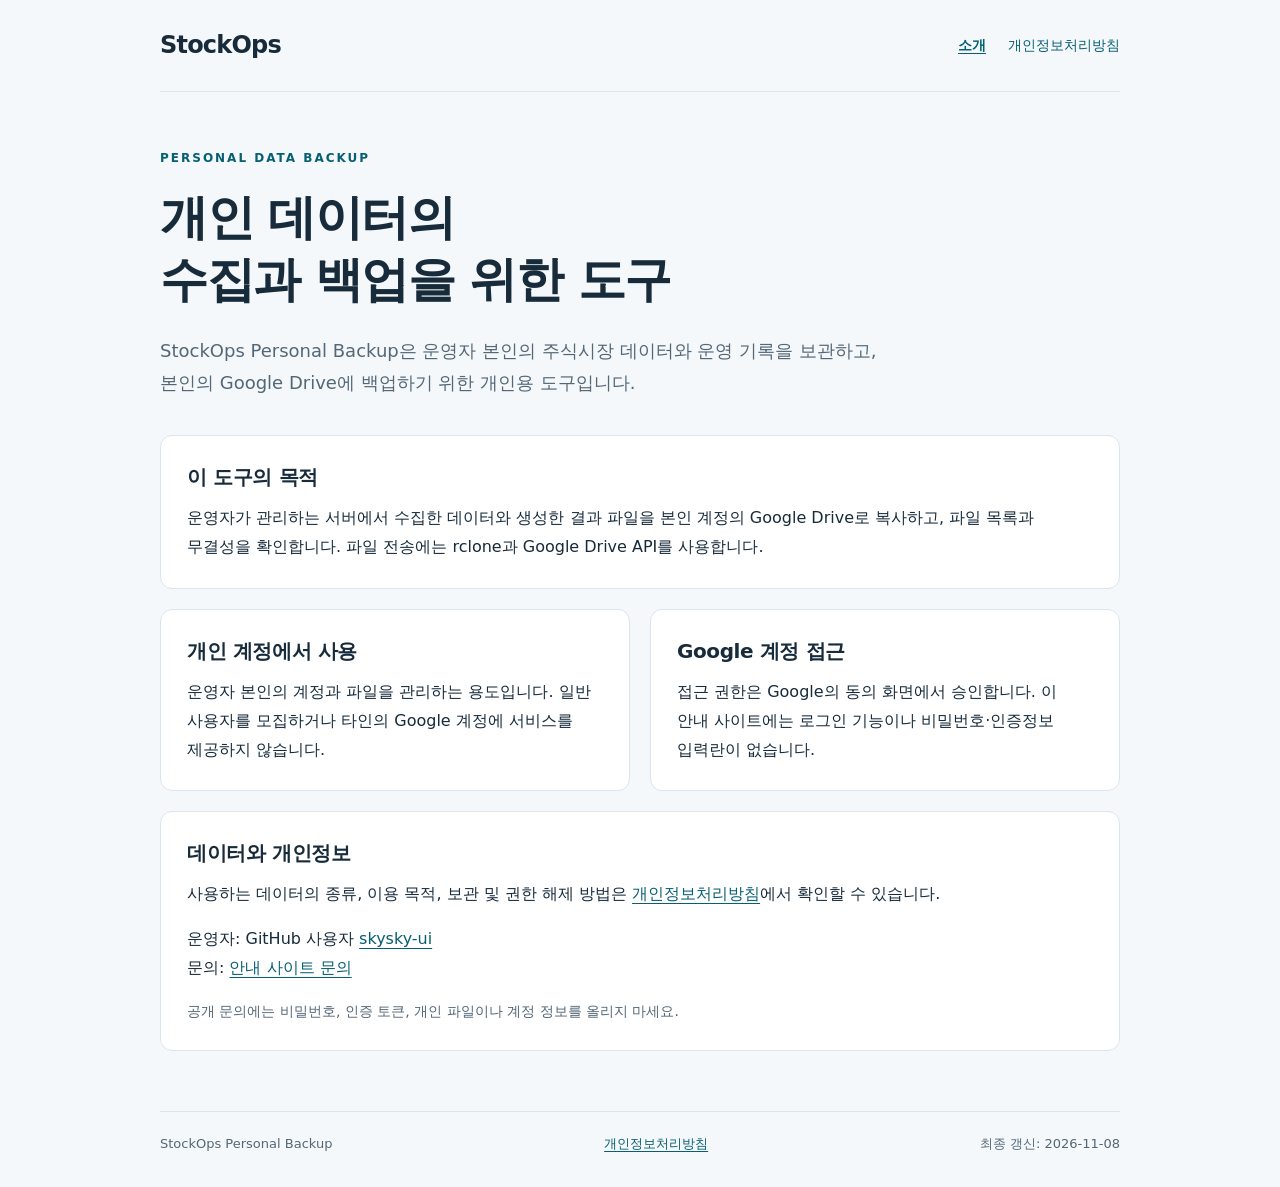
<file: index.html>
<!doctype html>
<html lang="ko">
<head>
  <meta charset="utf-8">
  <meta name="viewport" content="width=device-width, initial-scale=1">
  <meta name="description" content="StockOps 개인 데이터 백업 도구의 사용 목적과 개인정보 처리 안내입니다.">
  <title>StockOps Personal Backup</title>
  <link rel="stylesheet" href="styles.css">
</head>
<body>
  <header><a class="brand" href="./">StockOps</a><nav aria-label="페이지"><a href="./" aria-current="page">소개</a><a href="privacy.html">개인정보처리방침</a></nav></header>
  <main>
    <p class="eyebrow">PERSONAL DATA BACKUP</p>
    <h1>개인 데이터의<br>수집과 백업을 위한 도구</h1>
    <p class="lead">StockOps Personal Backup은 운영자 본인의 주식시장 데이터와 운영 기록을 보관하고, 본인의 Google Drive에 백업하기 위한 개인용 도구입니다.</p>
    <section class="card"><h2>이 도구의 목적</h2><p>운영자가 관리하는 서버에서 수집한 데이터와 생성한 결과 파일을 본인 계정의 Google Drive로 복사하고, 파일 목록과 무결성을 확인합니다. 파일 전송에는 rclone과 Google Drive API를 사용합니다.</p></section>
    <div class="grid">
      <section class="card"><h2>개인 계정에서 사용</h2><p>운영자 본인의 계정과 파일을 관리하는 용도입니다. 일반 사용자를 모집하거나 타인의 Google 계정에 서비스를 제공하지 않습니다.</p></section>
      <section class="card"><h2>Google 계정 접근</h2><p>접근 권한은 Google의 동의 화면에서 승인합니다. 이 안내 사이트에는 로그인 기능이나 비밀번호·인증정보 입력란이 없습니다.</p></section>
    </div>
    <section class="card"><h2>데이터와 개인정보</h2><p>사용하는 데이터의 종류, 이용 목적, 보관 및 권한 해제 방법은 <a href="privacy.html">개인정보처리방침</a>에서 확인할 수 있습니다.</p><p>운영자: GitHub 사용자 <a href="https://github.com/skysky-ui">skysky-ui</a><br>문의: <a href="https://github.com/skysky-ui/skysky-ui.github.io/issues">안내 사이트 문의</a></p><p class="muted">공개 문의에는 비밀번호, 인증 토큰, 개인 파일이나 계정 정보를 올리지 마세요.</p></section>
  </main>
  <footer><span>StockOps Personal Backup</span><a href="privacy.html">개인정보처리방침</a><span>최종 갱신: 2026-11-08</span></footer>
</body>
</html>
</file>
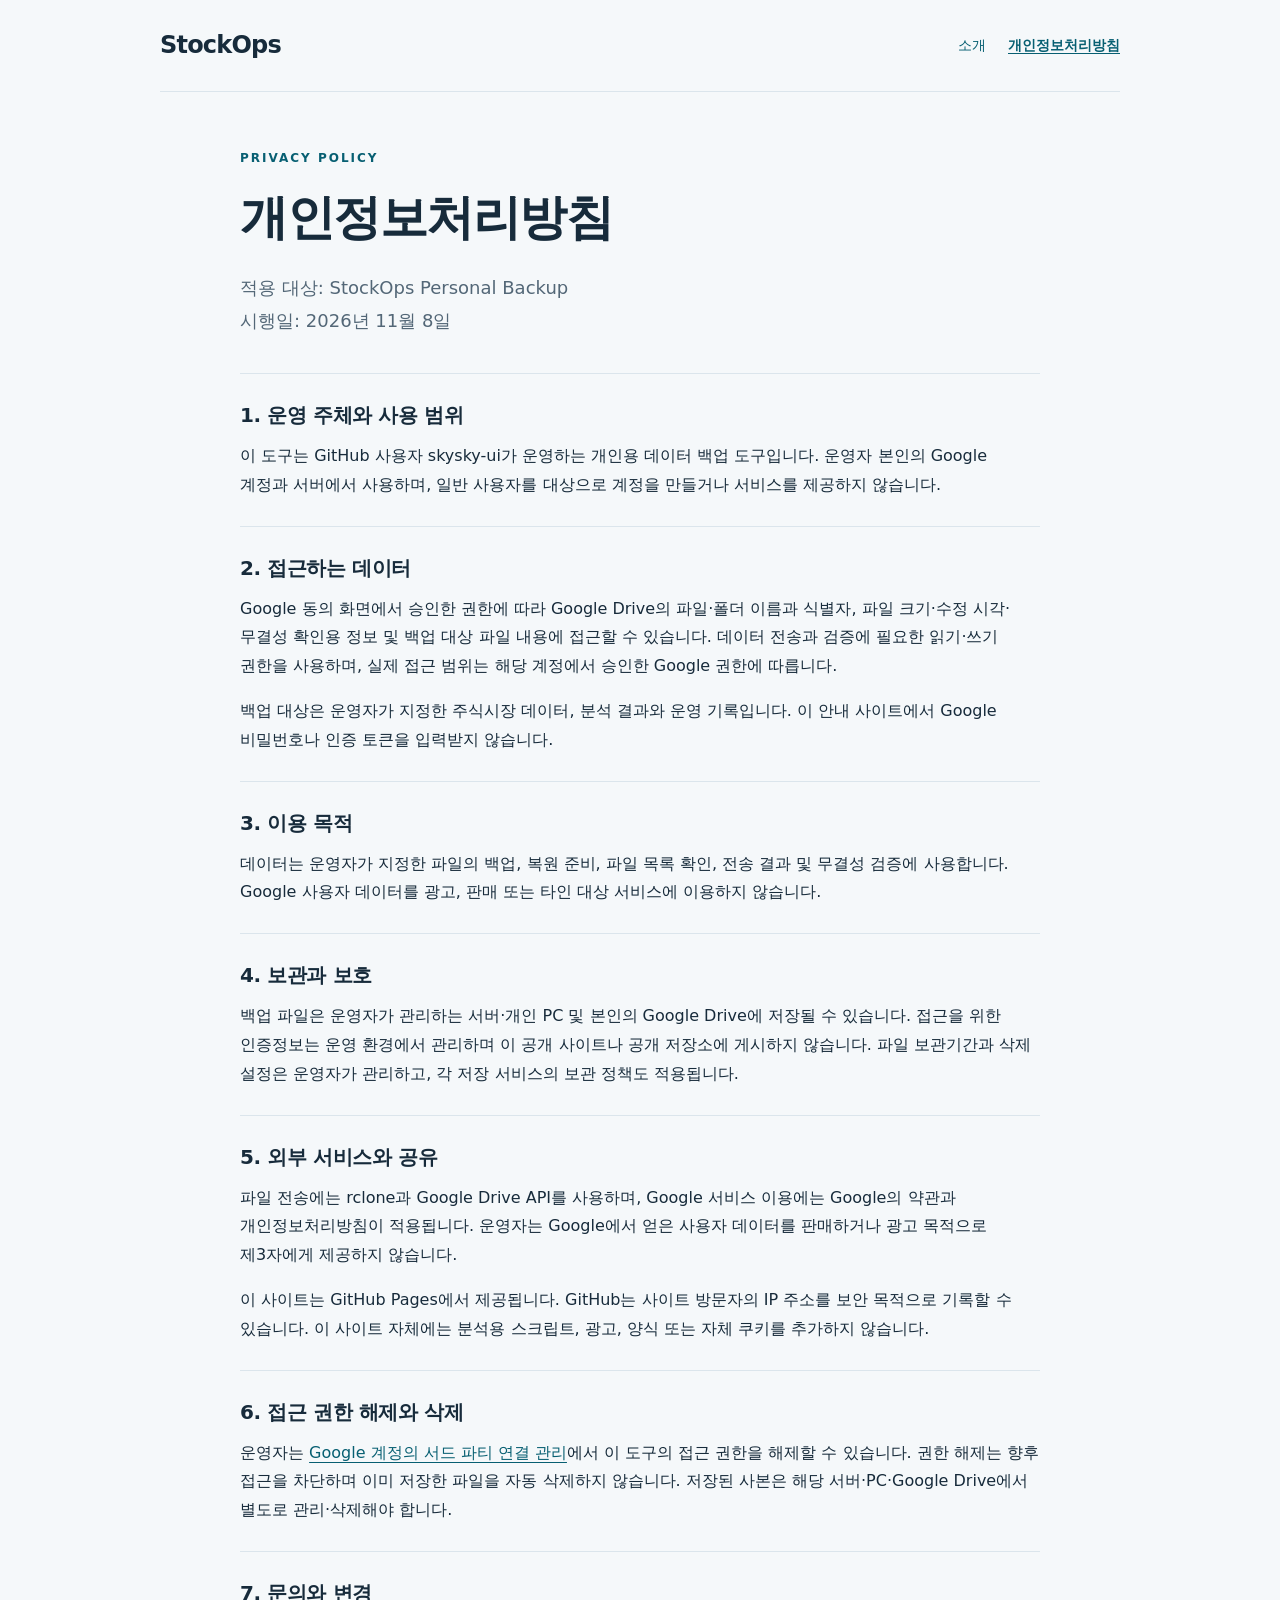
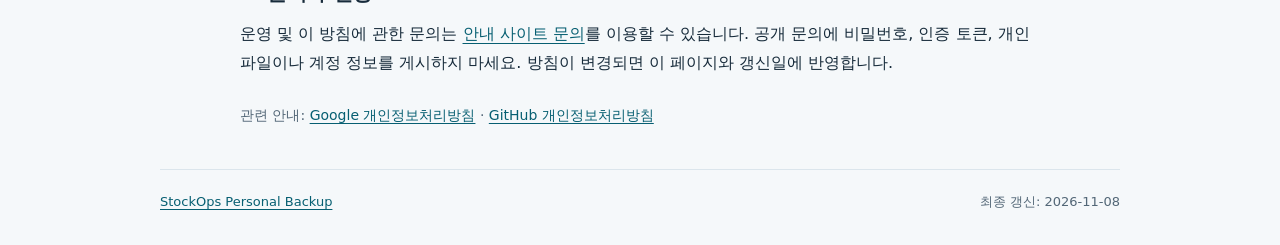
<file: privacy.html>
<!doctype html>
<html lang="ko">
<head>
  <meta charset="utf-8">
  <meta name="viewport" content="width=device-width, initial-scale=1">
  <meta name="description" content="StockOps Personal Backup의 Google Drive 데이터 사용 및 개인정보처리방침입니다.">
  <title>개인정보처리방침 · StockOps Personal Backup</title>
  <link rel="stylesheet" href="styles.css">
</head>
<body>
  <header><a class="brand" href="./">StockOps</a><nav aria-label="페이지"><a href="./">소개</a><a href="privacy.html" aria-current="page">개인정보처리방침</a></nav></header>
  <main class="policy">
    <p class="eyebrow">PRIVACY POLICY</p>
    <h1>개인정보처리방침</h1>
    <p class="lead">적용 대상: StockOps Personal Backup<br>시행일: 2026년 11월 8일</p>
    <section><h2>1. 운영 주체와 사용 범위</h2><p>이 도구는 GitHub 사용자 skysky-ui가 운영하는 개인용 데이터 백업 도구입니다. 운영자 본인의 Google 계정과 서버에서 사용하며, 일반 사용자를 대상으로 계정을 만들거나 서비스를 제공하지 않습니다.</p></section>
    <section><h2>2. 접근하는 데이터</h2><p>Google 동의 화면에서 승인한 권한에 따라 Google Drive의 파일·폴더 이름과 식별자, 파일 크기·수정 시각·무결성 확인용 정보 및 백업 대상 파일 내용에 접근할 수 있습니다. 데이터 전송과 검증에 필요한 읽기·쓰기 권한을 사용하며, 실제 접근 범위는 해당 계정에서 승인한 Google 권한에 따릅니다.</p><p>백업 대상은 운영자가 지정한 주식시장 데이터, 분석 결과와 운영 기록입니다. 이 안내 사이트에서 Google 비밀번호나 인증 토큰을 입력받지 않습니다.</p></section>
    <section><h2>3. 이용 목적</h2><p>데이터는 운영자가 지정한 파일의 백업, 복원 준비, 파일 목록 확인, 전송 결과 및 무결성 검증에 사용합니다. Google 사용자 데이터를 광고, 판매 또는 타인 대상 서비스에 이용하지 않습니다.</p></section>
    <section><h2>4. 보관과 보호</h2><p>백업 파일은 운영자가 관리하는 서버·개인 PC 및 본인의 Google Drive에 저장될 수 있습니다. 접근을 위한 인증정보는 운영 환경에서 관리하며 이 공개 사이트나 공개 저장소에 게시하지 않습니다. 파일 보관기간과 삭제 설정은 운영자가 관리하고, 각 저장 서비스의 보관 정책도 적용됩니다.</p></section>
    <section><h2>5. 외부 서비스와 공유</h2><p>파일 전송에는 rclone과 Google Drive API를 사용하며, Google 서비스 이용에는 Google의 약관과 개인정보처리방침이 적용됩니다. 운영자는 Google에서 얻은 사용자 데이터를 판매하거나 광고 목적으로 제3자에게 제공하지 않습니다.</p><p>이 사이트는 GitHub Pages에서 제공됩니다. GitHub는 사이트 방문자의 IP 주소를 보안 목적으로 기록할 수 있습니다. 이 사이트 자체에는 분석용 스크립트, 광고, 양식 또는 자체 쿠키를 추가하지 않습니다.</p></section>
    <section><h2>6. 접근 권한 해제와 삭제</h2><p>운영자는 <a href="https://myaccount.google.com/connections">Google 계정의 서드 파티 연결 관리</a>에서 이 도구의 접근 권한을 해제할 수 있습니다. 권한 해제는 향후 접근을 차단하며 이미 저장한 파일을 자동 삭제하지 않습니다. 저장된 사본은 해당 서버·PC·Google Drive에서 별도로 관리·삭제해야 합니다.</p></section>
    <section><h2>7. 문의와 변경</h2><p>운영 및 이 방침에 관한 문의는 <a href="https://github.com/skysky-ui/skysky-ui.github.io/issues">안내 사이트 문의</a>를 이용할 수 있습니다. 공개 문의에 비밀번호, 인증 토큰, 개인 파일이나 계정 정보를 게시하지 마세요. 방침이 변경되면 이 페이지와 갱신일에 반영합니다.</p></section>
    <p class="muted">관련 안내: <a href="https://policies.google.com/privacy">Google 개인정보처리방침</a> · <a href="https://docs.github.com/en/site-policy/privacy-policies/github-privacy-statement">GitHub 개인정보처리방침</a></p>
  </main>
  <footer><a href="./">StockOps Personal Backup</a><span>최종 갱신: 2026-11-08</span></footer>
</body>
</html>
</file>
<file: styles.css>
:root{color-scheme:light;--ink:#172b3b;--muted:#536777;--line:#dbe5ec;--accent:#075f72;--paper:#f5f8fa}
*{box-sizing:border-box}
body{margin:0;background:var(--paper);color:var(--ink);font-family:system-ui,-apple-system,"Segoe UI","Malgun Gothic",sans-serif;line-height:1.8;word-break:keep-all;overflow-wrap:anywhere}
a{color:var(--accent);text-underline-offset:.22em}
a:focus-visible{outline:3px solid #eea849;outline-offset:5px;border-radius:2px}
header,main,footer{width:min(960px,calc(100% - 40px));margin:auto}
header{display:flex;justify-content:space-between;align-items:center;gap:20px;padding:24px 0;border-bottom:1px solid var(--line)}
.brand{font-size:24px;font-weight:800;letter-spacing:-.8px;text-decoration:none;color:var(--ink)}
nav{display:flex;gap:22px;flex-wrap:wrap;font-size:14px}
nav a{text-decoration:none}
nav a[aria-current=page]{font-weight:750;text-decoration:underline}
main{padding:56px 0 40px}
.eyebrow{color:var(--accent);font-weight:750;font-size:12px;letter-spacing:2px;margin:0 0 16px}
h1{font-size:clamp(30px,5vw,48px);line-height:1.3;letter-spacing:-1.5px;margin:0 0 24px}
.lead{font-size:18px;color:var(--muted);max-width:760px;margin:0 0 36px}
h2{font-size:20px;line-height:1.5;letter-spacing:-.4px;margin:0 0 12px}
p{margin:0 0 16px}
p:last-child{margin-bottom:0}
.card{background:white;border:1px solid var(--line);border-radius:12px;padding:26px;margin-bottom:20px}
.grid{display:grid;grid-template-columns:1fr 1fr;gap:20px}
.muted{color:var(--muted);font-size:14px}
.policy{max-width:800px}
.policy section{border-top:1px solid var(--line);padding:26px 0}
footer{display:flex;flex-wrap:wrap;justify-content:space-between;gap:12px;border-top:1px solid var(--line);padding:20px 0 32px;color:var(--muted);font-size:13px}
@media(max-width:600px){header{align-items:flex-start;flex-direction:column;gap:12px;padding:18px 0}main{padding-top:34px}.grid{grid-template-columns:1fr;gap:0}.card{padding:21px}.lead{font-size:16px}nav{gap:18px}}
</file>
